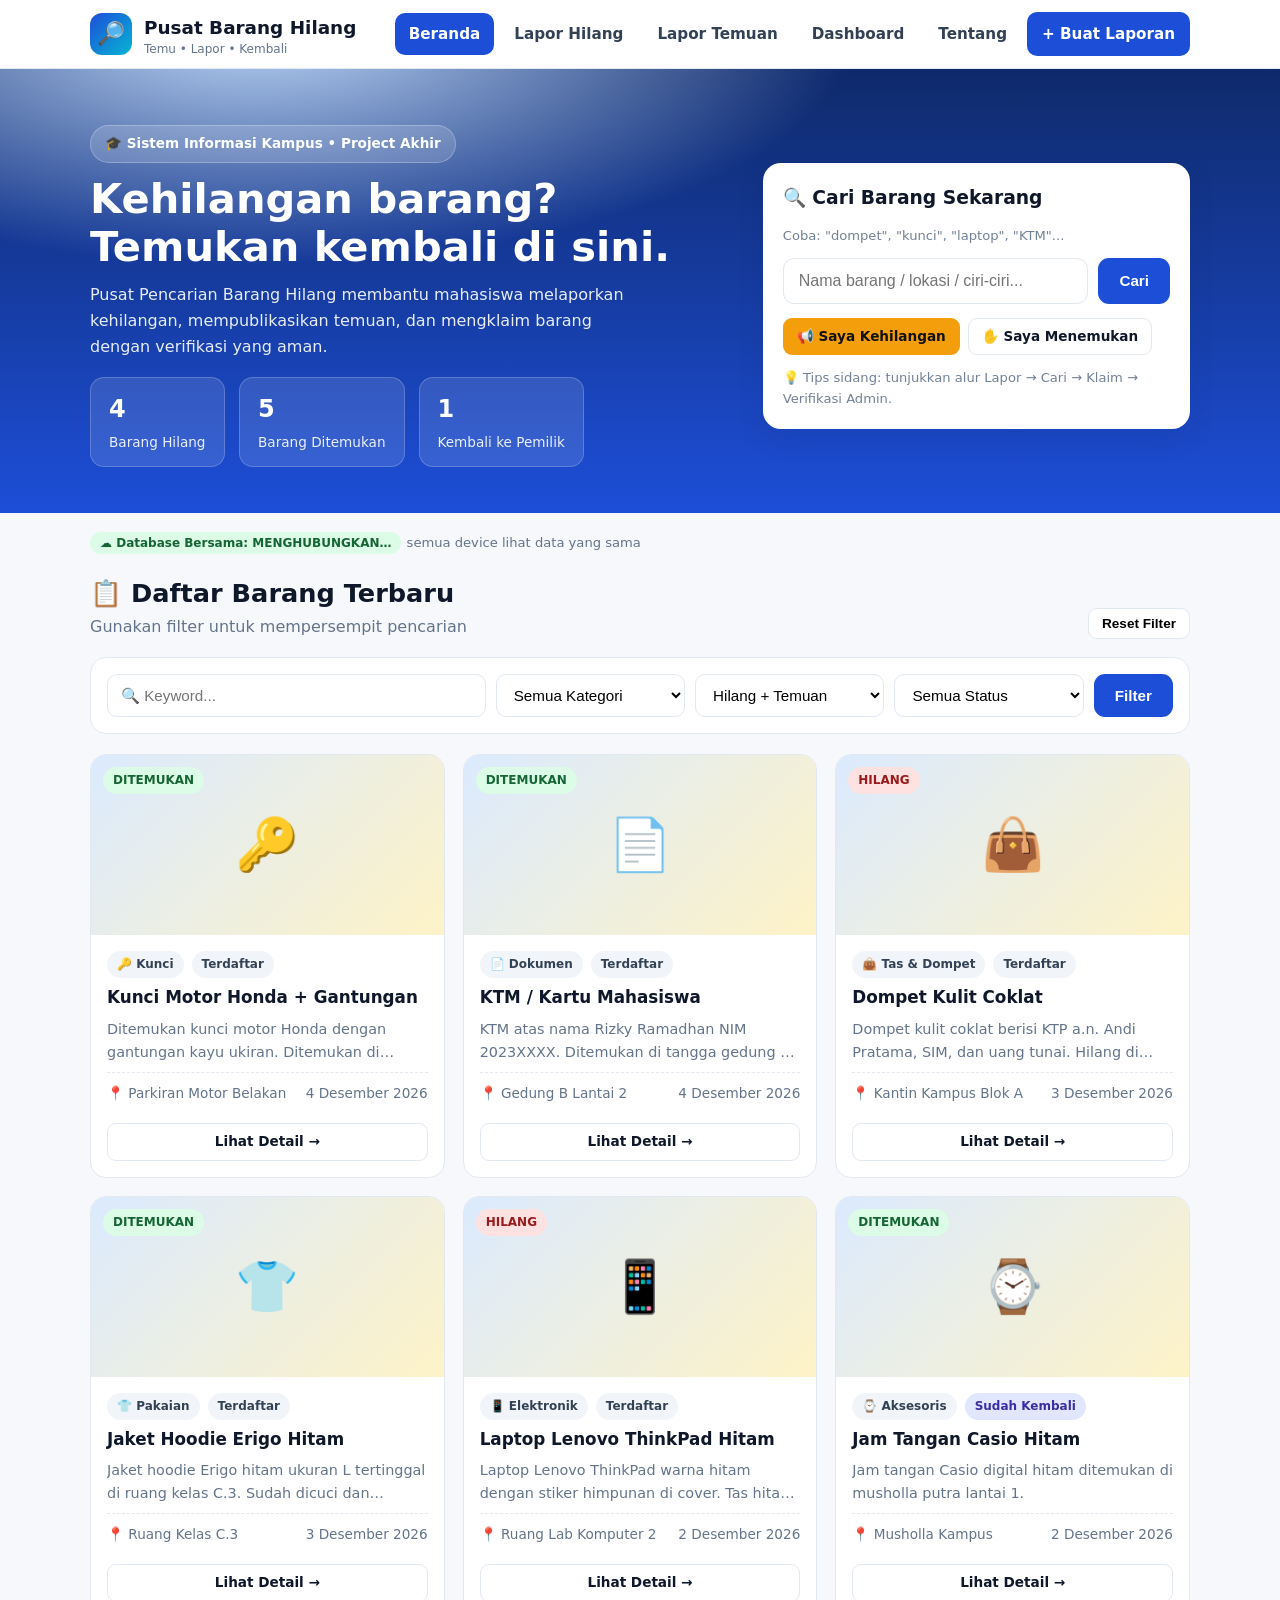
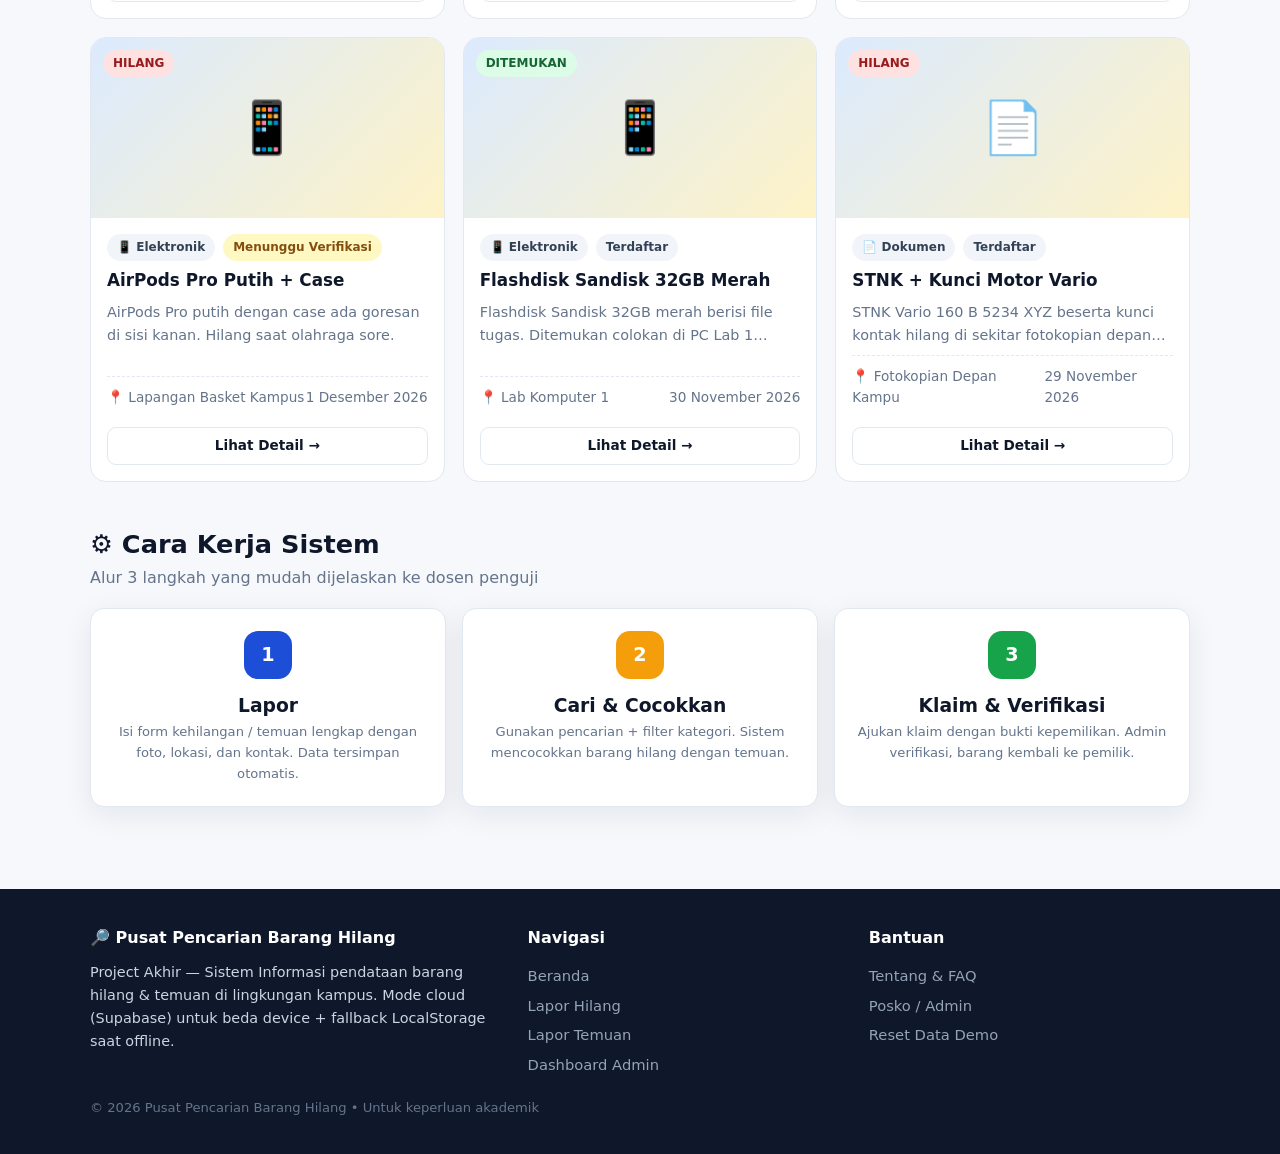
<file: index.html>
<!DOCTYPE html>
<html lang="id">
<head>
<meta charset="UTF-8">
<meta name="viewport" content="width=device-width, initial-scale=1.0">
<title>Pusat Pencarian Barang Hilang</title>
<meta name="description" content="Sistem informasi pusat pencarian barang hilang dan temuan kampus.">
<link rel="stylesheet" href="css/style.css">
</head>
<body>

<nav class="navbar">
  <div class="container nav-inner">
    <a class="brand" href="index.html"><span class="brand-mark">🔎</span><span>Pusat Barang Hilang<small>Temu • Lapor • Kembali</small></span></a>
    <button class="hamburger" id="hamburger">☰</button>
    <div class="nav-links" id="navLinks">
      <a href="index.html">Beranda</a>
      <a href="lapor-hilang.html">Lapor Hilang</a>
      <a href="lapor-temuan.html">Lapor Temuan</a>
      <a href="dashboard.html">Dashboard</a>
      <a href="tentang.html">Tentang</a>
      <a href="lapor-hilang.html" class="btn btn-primary btn-small" style="color:#fff">+ Buat Laporan</a>
    </div>
  </div>
</nav>

<header class="hero">
  <div class="container hero-grid">
    <div>
      <span class="badge-pill">🎓 Sistem Informasi Kampus • Project Akhir</span>
      <h1>Kehilangan barang?<br>Temukan kembali di sini.</h1>
      <p>Pusat Pencarian Barang Hilang membantu mahasiswa melaporkan kehilangan, mempublikasikan temuan, dan mengklaim barang dengan verifikasi yang aman.</p>
      <div class="hero-stats">
        <div class="hstat"><b id="stHilang">0</b><span>Barang Hilang</span></div>
        <div class="hstat"><b id="stTemuan">0</b><span>Barang Ditemukan</span></div>
        <div class="hstat"><b id="stKembali">0</b><span>Kembali ke Pemilik</span></div>
      </div>
    </div>
    <div class="search-card">
      <h3>🔍 Cari Barang Sekarang</h3>
      <p class="hint" style="margin-bottom:12px">Coba: "dompet", "kunci", "laptop", "KTM"...</p>
      <div class="search-row">
        <input id="heroSearch" placeholder="Nama barang / lokasi / ciri-ciri...">
        <button class="btn btn-primary" onclick="doHeroSearch()">Cari</button>
      </div>
      <div style="display:flex;gap:8px;margin-top:14px;flex-wrap:wrap">
        <a class="btn btn-accent btn-small" href="lapor-hilang.html">📢 Saya Kehilangan</a>
        <a class="btn btn-outline btn-small" href="lapor-temuan.html">✋ Saya Menemukan</a>
      </div>
      <p class="hint" style="margin-top:12px">💡 Tips sidang: tunjukkan alur Lapor → Cari → Klaim → Verifikasi Admin.</p>
    </div>
  </div>
</header>

<main class="container">
  <div id="cloudBadge" style="margin-top:16px"></div>
  <section class="section" style="padding-top:18px">
    <div class="section-title">
      <div><h2>📋 Daftar Barang Terbaru</h2><p>Gunakan filter untuk mempersempit pencarian</p></div>
      <button class="btn btn-outline btn-small" onclick="resetFilter()">Reset Filter</button>
    </div>

    <div class="filter-bar">
      <input id="fKeyword" placeholder="🔍 Keyword...">
      <select id="fKategori"><option value="">Semua Kategori</option></select>
      <select id="fTipe"><option value="">Hilang + Temuan</option><option value="hilang">Hilang saja</option><option value="temuan">Temuan saja</option></select>
      <select id="fStatus"><option value="">Semua Status</option><option value="aktif">Terdaftar</option><option value="menunggu">Menunggu Verifikasi</option><option value="kembali">Sudah Kembali</option></select>
      <button class="btn btn-primary" onclick="renderList()">Filter</button>
    </div>

    <div class="grid" id="listBarang"></div>
    <div id="emptyState" class="card empty" style="display:none;margin-top:16px">
      <div class="big">📭</div>
      <h3>Tidak ditemukan</h3>
      <p>Coba kata kunci lain atau buat laporan kehilangan baru.</p>
      <a class="btn btn-primary" href="lapor-hilang.html" style="margin-top:12px">Buat Laporan Hilang</a>
    </div>
  </section>

  <section class="section" style="padding-top:0">
    <div class="section-title"><div><h2>⚙️ Cara Kerja Sistem</h2><p>Alur 3 langkah yang mudah dijelaskan ke dosen penguji</p></div></div>
    <div class="steps">
      <div class="card step"><div class="num" style="background:#1d4ed8">1</div><h3>Lapor</h3><p class="hint">Isi form kehilangan / temuan lengkap dengan foto, lokasi, dan kontak. Data tersimpan otomatis.</p></div>
      <div class="card step"><div class="num" style="background:#f59e0b">2</div><h3>Cari & Cocokkan</h3><p class="hint">Gunakan pencarian + filter kategori. Sistem mencocokkan barang hilang dengan temuan.</p></div>
      <div class="card step"><div class="num" style="background:#16a34a">3</div><h3>Klaim & Verifikasi</h3><p class="hint">Ajukan klaim dengan bukti kepemilikan. Admin verifikasi, barang kembali ke pemilik.</p></div>
    </div>
  </section>
</main>

<footer>
  <div class="container foot-grid">
    <div><h4>🔎 Pusat Pencarian Barang Hilang</h4><p style="font-size:.9rem">Project Akhir — Sistem Informasi pendataan barang hilang & temuan di lingkungan kampus. Mode cloud (Supabase) untuk beda device + fallback LocalStorage saat offline.</p></div>
    <div><h4>Navigasi</h4><a href="index.html">Beranda</a><a href="lapor-hilang.html">Lapor Hilang</a><a href="lapor-temuan.html">Lapor Temuan</a><a href="dashboard.html">Dashboard Admin</a></div>
    <div><h4>Bantuan</h4><a href="tentang.html">Tentang & FAQ</a><a href="dashboard.html">Posko / Admin</a><a href="#" onclick="resetDemo();return false;">Reset Data Demo</a></div>
  </div>
  <div class="container" style="margin-top:18px;font-size:.82rem;color:#64748b">© 2026 Pusat Pencarian Barang Hilang • Untuk keperluan akademik</div>
</footer>

<script src="js/store.js"></script>
<script src="js/supabase-config.js"></script>
<script src="js/cloud.js"></script>
<script src="js/main.js"></script>
<script>
const fK = document.getElementById('fKeyword');
const fKat = document.getElementById('fKategori');
const fT = document.getElementById('fTipe');
const fS = document.getElementById('fStatus');

KATEGORI.forEach(k=>{ const o=document.createElement('option'); o.value=k; o.textContent=k; fKat.appendChild(o); });
[fK,fKat,fT,fS].forEach(el=> el.addEventListener('input', renderList));
document.getElementById('heroSearch').addEventListener('input', e=>{ fK.value=e.target.value; renderList(); });

function doHeroSearch(){
  fK.value = document.getElementById('heroSearch').value;
  renderList();
  document.getElementById('listBarang').scrollIntoView({behavior:'smooth'});
}
function resetFilter(){ fK.value='';fKat.value='';fT.value='';fS.value='';document.getElementById('heroSearch').value='';renderList(); }

let ALL_ITEMS = [];
try { ALL_ITEMS = getItems(); } catch(e){ ALL_ITEMS = []; }

function paintList(items){
  document.getElementById('stHilang').textContent = items.filter(i=>i.tipe==='hilang').length;
  document.getElementById('stTemuan').textContent = items.filter(i=>i.tipe==='temuan').length;
  document.getElementById('stKembali').textContent = items.filter(i=>i.status==='kembali').length;

  const kw = fK.value.toLowerCase().trim();
  const filtered = items.filter(it=>{
    if(fKat.value && it.kategori!==fKat.value) return false;
    if(fT.value && it.tipe!==fT.value) return false;
    if(fS.value && it.status!==fS.value) return false;
    if(kw){
      const hay = (it.nama+' '+(it.deskripsi||'')+' '+(it.lokasi||'')+' '+it.kategori+' '+it.id).toLowerCase();
      if(!hay.includes(kw)) return false;
    }
    return true;
  }).sort((a,b)=> (b.createdAt||0)-(a.createdAt||0));

  const wrap = document.getElementById('listBarang');
  wrap.innerHTML = filtered.map(cardHTML).join('');
  document.getElementById('emptyState').style.display = filtered.length? 'none':'block';
}

function renderList(){
  paintList(ALL_ITEMS);
  if(typeof renderCloudBadge==='function') renderCloudBadge('cloudBadge');
}

async function refreshFromCloud(){
  renderList();
  try{
    if(typeof getItemsAsync==='function'){
      const cloud = await getItemsAsync();
      if(Array.isArray(cloud) && cloud.length){
        ALL_ITEMS = cloud;
      } else if(Array.isArray(cloud)){
        // cloud kosong (database baru) → jangan timpa paksa, gabung dengan lokal bila lokal ada
        if(!ALL_ITEMS.length) ALL_ITEMS = cloud;
      }
      paintList(ALL_ITEMS);
      if(typeof renderCloudBadge==='function') renderCloudBadge('cloudBadge');
    }
  }catch(e){}
  const msg = sessionStorage.getItem('pbh_toast');
  if(msg){ toast(msg); sessionStorage.removeItem('pbh_toast'); }
}
refreshFromCloud();
// auto-refresh tiap 30 detik supaya device lain yang lapor langsung muncul
setInterval(()=>{ if(typeof isCloudEnabled==='function' && isCloudEnabled()) refreshFromCloud(); }, 30000);
</script>
</body>
</html>
</file>
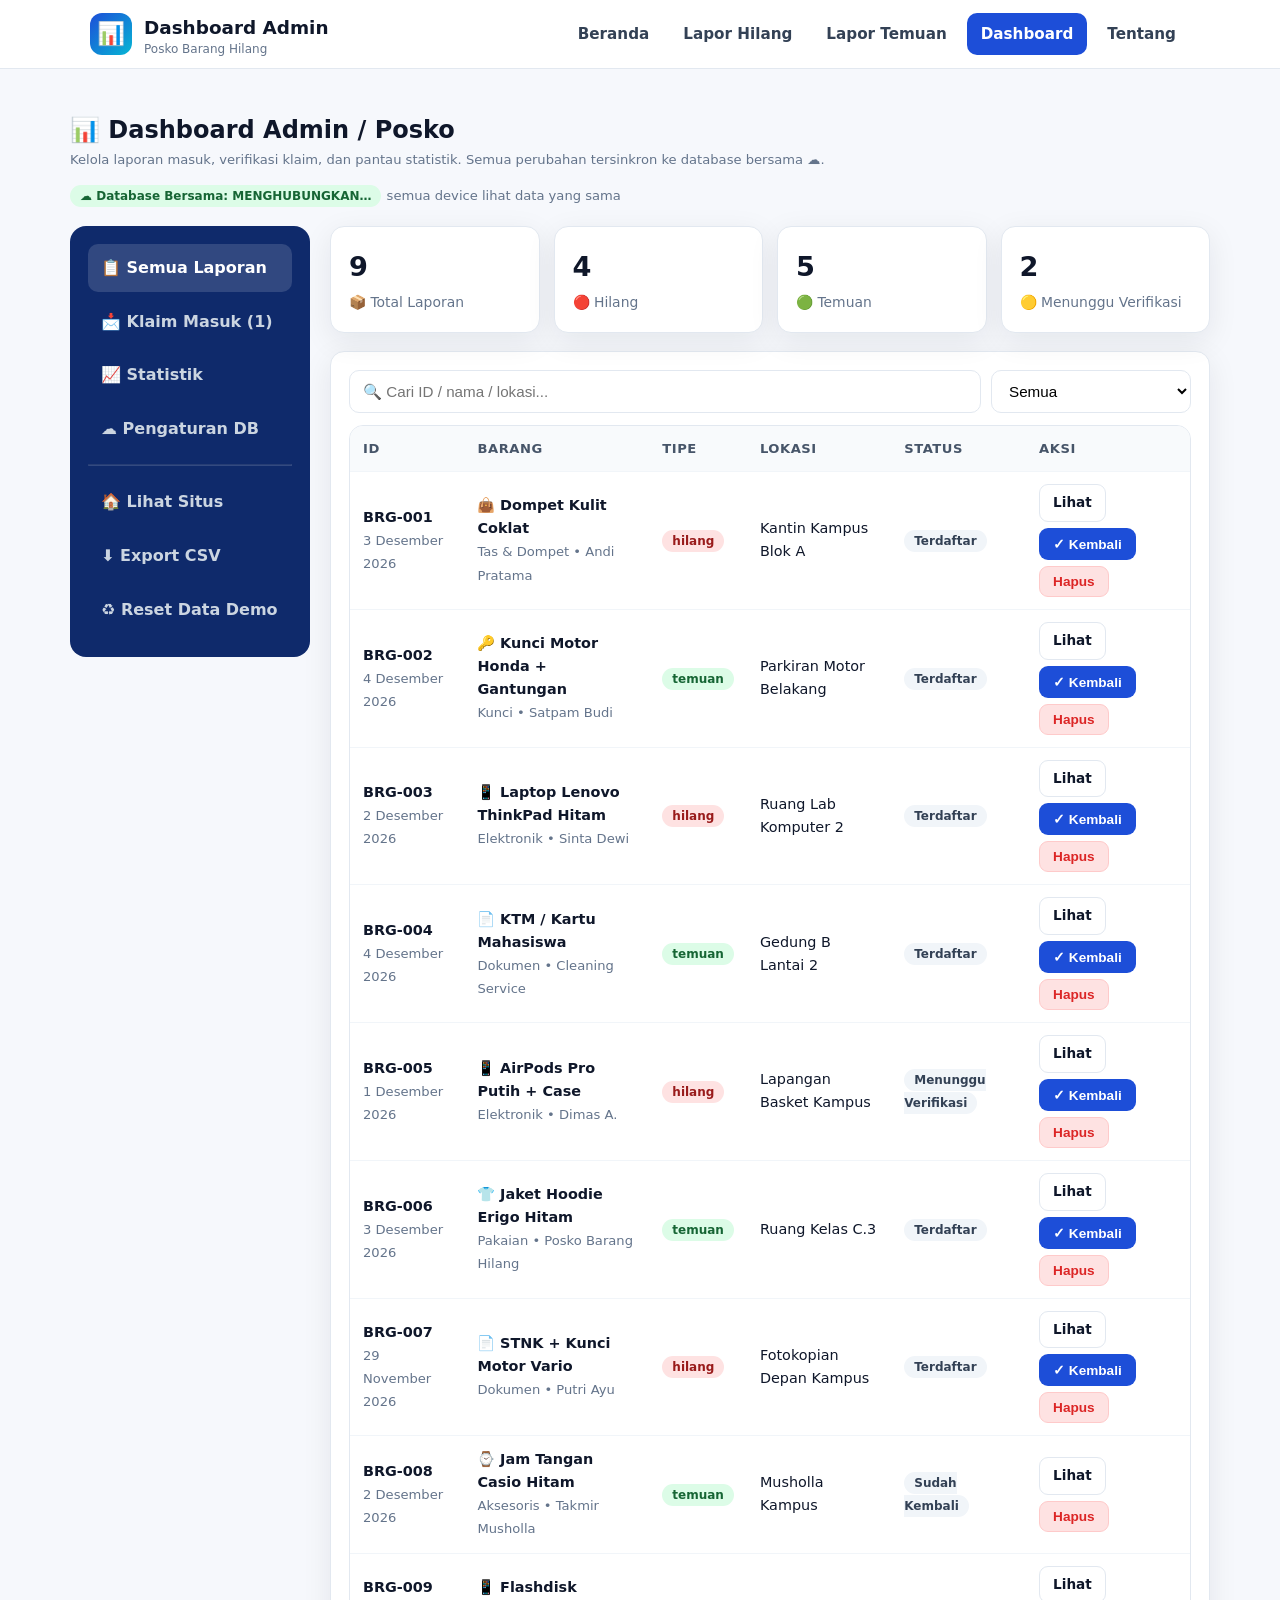
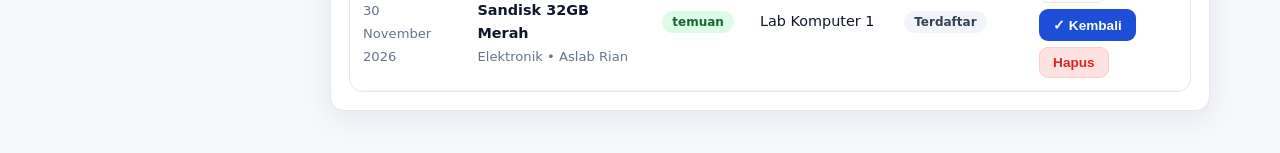
<file: dashboard.html>
<!DOCTYPE html>
<html lang="id">
<head>
<meta charset="UTF-8"><meta name="viewport" content="width=device-width, initial-scale=1.0">
<title>Dashboard Admin - Pusat Barang Hilang</title>
<link rel="stylesheet" href="css/style.css">
</head>
<body>
<nav class="navbar"><div class="container nav-inner">
<a class="brand" href="index.html"><span class="brand-mark">📊</span><span>Dashboard Admin<small>Posko Barang Hilang</small></span></a>
<button class="hamburger" id="hamburger">☰</button>
<div class="nav-links" id="navLinks"><a href="index.html">Beranda</a><a href="lapor-hilang.html">Lapor Hilang</a><a href="lapor-temuan.html">Lapor Temuan</a><a href="dashboard.html">Dashboard</a><a href="tentang.html">Tentang</a></div>
</div></nav>

<main class="container section">
<h2>📊 Dashboard Admin / Posko</h2>
<p class="hint" style="margin-bottom:12px">Kelola laporan masuk, verifikasi klaim, dan pantau statistik. Semua perubahan tersinkron ke database bersama ☁️.</p>
<div id="cloudBadge" style="margin-bottom:18px"></div>
<div class="dash">
  <aside class="side">
    <a href="#" class="active" onclick="showTab('laporan',this);return false;">📋 Semua Laporan</a>
    <a href="#" onclick="showTab('klaim',this);return false;">📩 Klaim Masuk <span id="badgeKlaim"></span></a>
    <a href="#" onclick="showTab('statistik',this);return false;">📈 Statistik</a>
    <a href="#" onclick="showTab('pengaturan',this);return false;">☁️ Pengaturan DB</a>
    <hr style="border-color:rgba(255,255,255,.15);margin:12px 0">
    <a href="index.html">🏠 Lihat Situs</a>
    <a href="#" onclick="exportCSV();return false;">⬇ Export CSV</a>
    <a href="#" onclick="if(confirm('Reset ke data demo awal?')){resetDemo();location.reload();}return false;">♻ Reset Data Demo</a>
  </aside>

  <div>
    <div class="stat-grid">
      <div class="card stat"><b id="sTotal">0</b><span>📦 Total Laporan</span></div>
      <div class="card stat"><b id="sHilang">0</b><span>🔴 Hilang</span></div>
      <div class="card stat"><b id="sTemuan">0</b><span>🟢 Temuan</span></div>
      <div class="card stat"><b id="sTunggu">0</b><span>🟡 Menunggu Verifikasi</span></div>
    </div>

    <div id="tab-laporan" class="card" style="padding:18px">
      <div style="display:flex;gap:10px;margin-bottom:12px;flex-wrap:wrap">
        <input id="q" class="form-control" style="flex:1;min-width:200px" placeholder="🔍 Cari ID / nama / lokasi..." oninput="renderTable()">
        <select id="qf" class="form-control" style="max-width:200px" onchange="renderTable()">
          <option value="">Semua</option><option value="hilang">Hilang</option><option value="temuan">Temuan</option>
          <option value="aktif">Aktif</option><option value="menunggu">Menunggu</option><option value="kembali">Kembali</option>
        </select>
      </div>
      <div class="table-wrap"><table>
        <thead><tr><th>ID</th><th>Barang</th><th>Tipe</th><th>Lokasi</th><th>Status</th><th>Aksi</th></tr></thead>
        <tbody id="tbody"></tbody>
      </table></div>
    </div>

    <div id="tab-klaim" class="card" style="padding:18px;display:none">
      <h3>📩 Verifikasi Klaim</h3>
      <p class="hint">Setujui jika bukti valid → status barang otomatis jadi "Sudah Kembali".</p>
      <div id="claimWrap" style="margin-top:12px"></div>
    </div>

    <div id="tab-statistik" class="card" style="padding:18px;display:none">
      <h3>📈 Statistik per Kategori</h3>
      <div class="chart" id="chart"></div>
      <div class="bar-labels" id="chartLabels"></div>
      <div id="statDetail" style="margin-top:16px"></div>
    </div>

    <div id="tab-pengaturan" class="card" style="padding:22px;display:none">
      <h3>☁️ Pengaturan Database Bersama</h3>
      <p class="hint" style="margin:6px 0 14px">Agar riwayat barang terlihat di <b>semua device</b> (HP, laptop, posko), hubungkan ke Supabase gratis. Panduan lengkap: <code>PANDUAN-DATABASE.md</code> + jalankan <code>supabase-schema.sql</code> sekali di Supabase.</p>
      <div id="dbStatus" style="margin-bottom:14px"></div>
      <div class="form-group" style="margin-bottom:10px"><label>Supabase Project URL</label><input class="form-control" id="sbUrl" placeholder="https://xyzcompany.supabase.co"></div>
      <div class="form-group" style="margin-bottom:10px"><label>Supabase Anon Public Key</label><input class="form-control" id="sbKey" placeholder="eyJhbGciOi..."></div>
      <div style="display:flex;gap:8px;flex-wrap:wrap;margin-top:12px">
        <button class="btn btn-primary btn-small" onclick="saveDb()">💾 Simpan & Hubungkan</button>
        <button class="btn btn-outline btn-small" onclick="testDb()">🔌 Tes Koneksi</button>
        <button class="btn btn-accent btn-small" onclick="migrateDb()">⬆ Migrasi Data Lokal → Cloud</button>
        <button class="btn btn-outline btn-small" onclick="reloadCloud()">🔄 Muat Ulang dari Cloud</button>
        <button class="btn btn-danger btn-small" onclick="disconnectDb()">📴 Putuskan</button>
      </div>
      <div id="migrateLog" class="hint" style="margin-top:12px"></div>
      <div class="alert alert-info" style="margin-top:14px">💡 <b>Cara permanen (recommended):</b> isi juga <code>js/supabase-config.js</code> dengan URL + KEY yang sama, lalu upload/hosting. Maka semua device otomatis terhubung tanpa setting manual.<br><br>1. supabase.com → New Project (free) &nbsp;2. SQL Editor → paste <code>supabase-schema.sql</code> → Run &nbsp;3. Settings → API → copy URL + anon key → paste di atas → Simpan → Migrasi.</div>
    </div>
  </div>
</div>
</main>

<script src="js/store.js"></script>
<script src="js/supabase-config.js"></script>
<script src="js/cloud.js"></script>
<script src="js/main.js"></script>
<script>
let ALL_ITEMS = [];
let ALL_CLAIMS = [];
function showTab(name, el){
  ['laporan','klaim','statistik','pengaturan'].forEach(t=>{ const d=document.getElementById('tab-'+t); if(d) d.style.display = t===name?'block':'none'; });
  document.querySelectorAll('.side a').forEach(a=>a.classList.remove('active'));
  if(el) el.classList.add('active');
  if(name==='statistik') renderChart();
  if(name==='klaim') renderClaims();
  if(name==='pengaturan') renderDbStatus();
}
async function loadAll(silent){
  if(!silent){ document.getElementById('tbody').innerHTML = `<tr><td colspan="6" style="text-align:center">⏳ Memuat dari database...</td></tr>`; }
  try{
    if(typeof getItemsAsync==='function') ALL_ITEMS = await getItemsAsync();
    else ALL_ITEMS = getItems();
  }catch(e){ ALL_ITEMS = getItems(); }
  try{
    if(typeof getClaimsAsync==='function') ALL_CLAIMS = await getClaimsAsync();
    else ALL_CLAIMS = getClaims();
  }catch(e){ ALL_CLAIMS = getClaims(); }
  refreshStats(); renderTable(); renderClaims();
  if(typeof renderCloudBadge==='function') renderCloudBadge('cloudBadge');
  renderDbStatus();
}
function refreshStats(){
  const items=ALL_ITEMS, claims=ALL_CLAIMS;
  document.getElementById('sTotal').textContent=items.length;
  document.getElementById('sHilang').textContent=items.filter(i=>i.tipe==='hilang').length;
  document.getElementById('sTemuan').textContent=items.filter(i=>i.tipe==='temuan').length;
  document.getElementById('sTunggu').textContent=items.filter(i=>i.status==='menunggu').length + claims.filter(c=>c.status==='menunggu').length;
  const pending=claims.filter(c=>c.status==='menunggu').length;
  document.getElementById('badgeKlaim').textContent = pending?`(${pending})`:'';
}
function renderTable(){
  refreshStats();
  const q=document.getElementById('q').value.toLowerCase();
  const f=document.getElementById('qf').value;
  const rows=ALL_ITEMS.filter(it=>{
    if(f && it.tipe!==f && it.status!==f) return false;
    if(q && !(it.id+' '+it.nama+' '+(it.lokasi||'')+' '+it.kategori).toLowerCase().includes(q)) return false;
    return true;
  });
  const esc = s => String(s).replace(/'/g,"\\'");
  document.getElementById('tbody').innerHTML = rows.map(it=>`<tr>
    <td><b>${escapeHtml(it.id)}</b><br><span class="hint">${fmtTanggal(it.tanggal)}</span></td>
    <td>${iconFor(it.kategori)} <b>${escapeHtml(it.nama)}</b><br><span class="hint">${escapeHtml(it.kategori)} • ${escapeHtml(it.pelapor)}</span></td>
    <td><span class="tag ${it.tipe==='hilang'?'tag-hilang':'tag-temuan'}">${it.tipe}</span></td>
    <td>${escapeHtml(it.lokasi)}</td>
    <td><span class="tag tag-kat">${statusLabel(it.status)}</span></td>
    <td><div class="actions">
      <a class="btn btn-outline btn-small" href="detail.html?id=${encodeURIComponent(it.id)}">Lihat</a>
      ${it.status!=='kembali'?`<button class="btn btn-primary btn-small" onclick="setBack('${esc(it.id)}')">✓ Kembali</button>`:''}
      <button class="btn btn-danger btn-small" onclick="delItem('${esc(it.id)}')">Hapus</button>
    </div></td></tr>`).join('') || `<tr><td colspan="6" style="text-align:center;color:var(--muted)">Tidak ada data</td></tr>`;
}
async function setBack(id){ if(typeof updateItemAsync==='function') await updateItemAsync(id,{status:'kembali'}); else updateItem(id,{status:'kembali'}); await loadAll(true); toast('✅ '+id+' ditandai kembali'); }
async function delItem(id){ if(!confirm('Hapus '+id+' dari SEMUA device?')) return; if(typeof deleteItemAsync==='function') await deleteItemAsync(id); else deleteItem(id); await loadAll(true); toast('Dihapus'); }
function renderClaims(){
  refreshStats();
  const list=ALL_CLAIMS;
  const w=document.getElementById('claimWrap');
  if(!list.length){ w.innerHTML=`<p class="hint">Belum ada klaim masuk.</p>`; return; }
  w.innerHTML=list.map(c=>{
    const it=ALL_ITEMS.find(x=>x.id===c.itemId);
    return `<div style="border:1px solid var(--border);border-radius:12px;padding:14px;margin-bottom:10px">
    <b>${escapeHtml(c.id)}</b> → <a href="detail.html?id=${encodeURIComponent(c.itemId)}" style="color:var(--primary);font-weight:700">${escapeHtml(it?it.nama:c.itemId)}</a>
    <span class="tag tag-kat" style="margin-left:8px">${escapeHtml(c.status)}</span>
    <div class="hint" style="margin:8px 0">👤 ${escapeHtml(c.nama)} • 📞 ${escapeHtml(c.kontak)} • ${fmtTanggal(c.tanggal)}<br>🧾 Bukti: ${escapeHtml(c.bukti)}<br>💬 ${escapeHtml(c.pesan||'-')}</div>
    ${c.status==='menunggu'?`<div class="actions"><button class="btn btn-primary btn-small" onclick="verif('${c.id}','disetujui')">✓ Setujui</button><button class="btn btn-danger btn-small" onclick="verif('${c.id}','ditolak')">✕ Tolak</button></div>`:''}
    </div>`;
  }).join('');
}
async function verif(id,st){ if(typeof updateClaimAsync==='function') await updateClaimAsync(id,st); else updateClaim(id,st); await loadAll(true); toast(st==='disetujui'?'✅ Klaim disetujui':'Klaim ditolak'); }
function renderChart(){
  const items=ALL_ITEMS;
  const counts=KATEGORI.map(k=>items.filter(i=>i.kategori===k).length);
  const max=Math.max(...counts,1);
  document.getElementById('chart').innerHTML=counts.map(c=>`<div class="bar" style="height:${Math.max(12,c/max*120)}px"><span>${c}</span></div>`).join('');
  document.getElementById('chartLabels').innerHTML=KATEGORI.map(k=>`<div>${iconFor(k)}<br>${k.split(' ')[0]}</div>`).join('');
  const kembali=items.filter(i=>i.status==='kembali').length;
  const rate=items.length?Math.round(kembali/items.length*100):0;
  document.getElementById('statDetail').innerHTML=`<div class="alert alert-success">🎯 Tingkat pengembalian: <b>${rate}%</b> (${kembali} dari ${items.length} laporan sudah kembali). Bagus untuk ditampilkan saat sidang!</div>`;
}
function exportCSV(){
  const items=ALL_ITEMS;
  const head='id,tipe,nama,kategori,lokasi,tanggal,pelapor,kontak,status\n';
  const body=items.map(i=>[i.id,i.tipe,'"'+String(i.nama).replace(/"/g,'""')+'"','"'+i.kategori+'"','"'+String(i.lokasi).replace(/"/g,'""')+'"',i.tanggal,'"'+i.pelapor+'"',i.kontak,i.status].join(',')).join('\n');
  const blob=new Blob([head+body],{type:'text/csv'});
  const a=document.createElement('a'); a.href=URL.createObjectURL(blob); a.download='laporan-barang-hilang.csv'; a.click();
  toast('⬇ CSV terunduh');
}
// ---- Pengaturan DB ----
function fillDbForm(){
  try{
    const c = (typeof getSupabaseConfig==='function') ? getSupabaseConfig() : {url:'',key:''};
    document.getElementById('sbUrl').value = c.url || '';
    // jangan timpa key dari file config ke input jika file config yang aktif (biar tidak bocor via screenshot)? tetap tampilkan agar bisa dicopy ke device lain
    document.getElementById('sbKey').value = c.key || '';
  }catch(e){}
}
function renderDbStatus(){
  fillDbForm();
  const el=document.getElementById('dbStatus'); if(!el) return;
  const on = (typeof isCloudEnabled==='function') && isCloudEnabled();
  if(on) el.innerHTML=`<div class="alert alert-success">☁️ <b>TERHUBUNG</b> ke database bersama — laporan dari HP/laptop lain akan muncul otomatis. Mode: <b>${window.PBH_CLOUD_MODE||'cloud'}</b>${window.PBH_CLOUD_ERROR?'<br>⚠️ '+escapeHtml(window.PBH_CLOUD_ERROR):''}</div>`;
  else el.innerHTML=`<div class="alert alert-info">📴 <b>MODE LOKAL</b> — data hanya tersimpan di browser ini. Isi URL + KEY Supabase di bawah lalu Simpan agar beda device sinkron.</div>`;
}
async function saveDb(){
  const url=document.getElementById('sbUrl').value.trim();
  const key=document.getElementById('sbKey').value.trim();
  if(!url||!key){ toast('Isi URL dan KEY dulu!'); return; }
  saveSupabaseConfig(url,key);
  toast('⏳ Menghubungkan...');
  try{ await testConnection(); toast('✅ Terhubung ke database bersama!'); }
  catch(e){ toast('⚠️ Gagal: '+e.message); renderDbStatus(); return; }
  await loadAll(true);
}
async function testDb(){
  try{ await testConnection(); toast('✅ Koneksi OK — tabel terbaca'); }
  catch(e){ toast('❌ '+e.message); }
}
async function migrateDb(){
  if(!(typeof isCloudEnabled==='function'&&isCloudEnabled())){ toast('Hubungkan database dulu!'); return; }
  if(!confirm('Upload semua data lokal ke cloud? (data yang sudah ada tidak duplikat)')) return;
  const log=document.getElementById('migrateLog');
  log.textContent='⏳ Mengunggah...';
  try{
    const r=await migrateLocalToCloud((d,t,m)=>{ log.textContent=`⏳ ${d}/${t} ... ${m||''}`; });
    log.textContent=`✅ Selesai: ${r.items} barang + ${r.claims} klaim terupload. Cek dari HP lain!`;
    toast('✅ Migrasi selesai');
    await loadAll(true);
  }catch(e){ log.textContent='❌ '+e.message; toast('Gagal migrasi: '+e.message); }
}
async function reloadCloud(){ await loadAll(false); toast('🔄 Data dimuat ulang dari cloud'); }
function disconnectDb(){ if(!confirm('Putus dari database bersama? (data cloud tidak dihapus, hanya device ini kembali lokal)')) return; clearSupabaseConfig(); window.PBH_CLOUD_MODE='local'; renderDbStatus(); if(typeof renderCloudBadge==='function') renderCloudBadge('cloudBadge'); toast('📴 Kembali ke mode lokal'); }
loadAll(false);
if(location.hash==='#pengaturan'){ showTab('pengaturan', document.querySelector('.side a:nth-child(4)')); }
setInterval(()=>{ if(typeof isCloudEnabled==='function'&&isCloudEnabled()) loadAll(true); }, 30000);
</script>
</body>
</html>
</file>
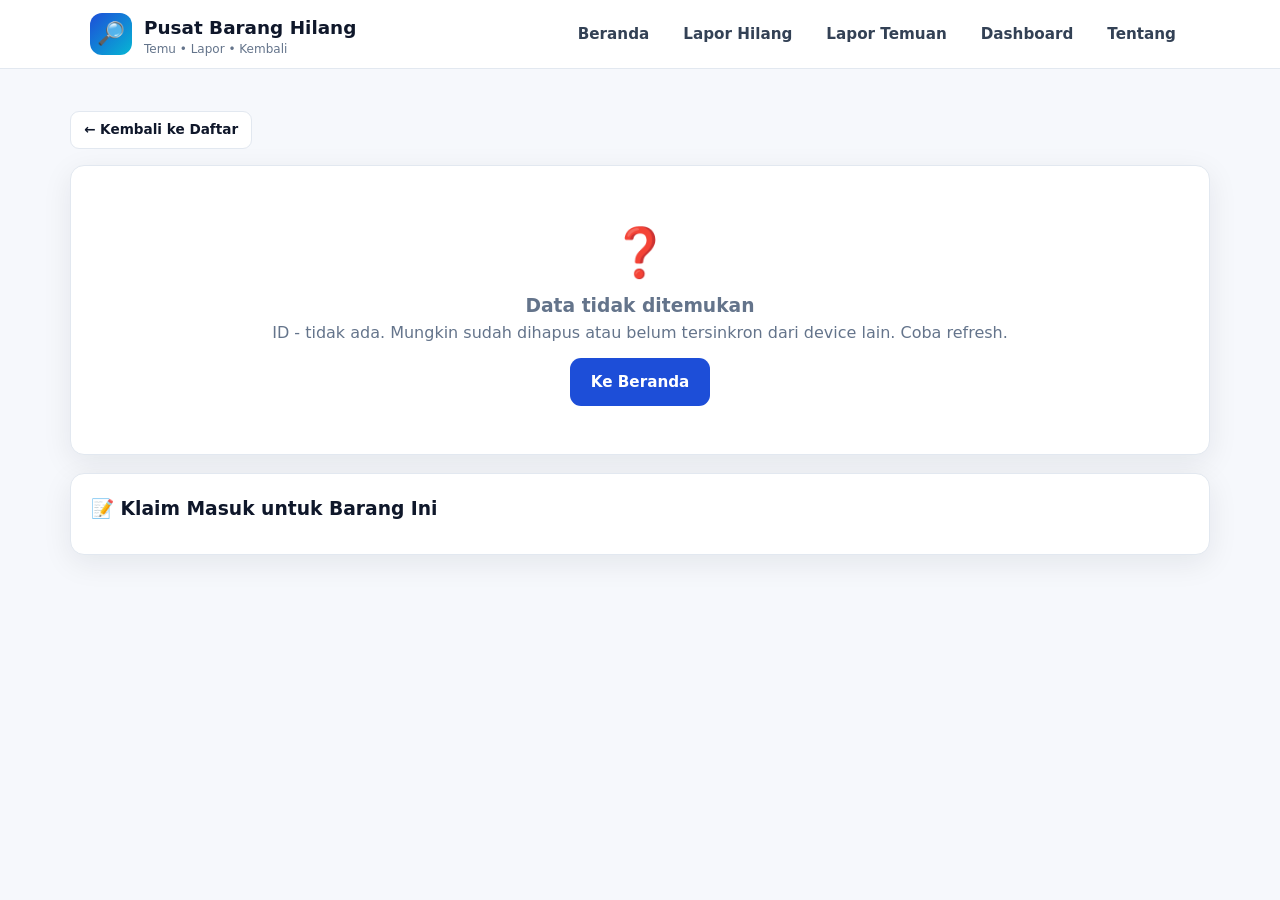
<file: detail.html>
<!DOCTYPE html>
<html lang="id">
<head>
<meta charset="UTF-8"><meta name="viewport" content="width=device-width, initial-scale=1.0">
<title>Detail Barang</title>
<link rel="stylesheet" href="css/style.css">
</head>
<body>
<nav class="navbar"><div class="container nav-inner">
<a class="brand" href="index.html"><span class="brand-mark">🔎</span><span>Pusat Barang Hilang<small>Temu • Lapor • Kembali</small></span></a>
<button class="hamburger" id="hamburger">☰</button>
<div class="nav-links" id="navLinks"><a href="index.html">Beranda</a><a href="lapor-hilang.html">Lapor Hilang</a><a href="lapor-temuan.html">Lapor Temuan</a><a href="dashboard.html">Dashboard</a><a href="tentang.html">Tentang</a></div>
</div></nav>

<main class="container section">
<a href="index.html" class="btn btn-outline btn-small">← Kembali ke Daftar</a>
<div id="detailWrap" style="margin-top:16px"></div>

<div class="card" style="margin-top:18px;padding:20px">
  <h3>📝 Klaim Masuk untuk Barang Ini</h3>
  <div id="claimList" style="margin-top:10px"></div>
</div>
</main>

<div class="modal-back" id="modalKlaim">
  <div class="modal">
    <h3>📩 Form Klaim Barang</h3>
    <p class="hint">Buktikan bahwa barang ini milik Anda. Klaim akan diverifikasi admin/posko.</p>
    <form id="formKlaim" style="margin-top:12px;display:flex;flex-direction:column;gap:12px">
      <div class="form-group"><label>Nama Lengkap *</label><input class="form-control" id="kNama" required></div>
      <div class="form-group"><label>No. HP / WA *</label><input class="form-control" id="kKontak" required></div>
      <div class="form-group"><label>Bukti Kepemilikan *</label><input class="form-control" id="kBukti" required placeholder="cth: Foto nota, dus, ciri khusus..."></div>
      <div class="form-group"><label>Pesan Tambahan</label><textarea class="form-control" id="kPesan" placeholder="Ceritakan kapan & di mana hilangnya..."></textarea></div>
      <div style="display:flex;gap:10px">
        <button type="submit" class="btn btn-primary" style="flex:1;justify-content:center">Kirim Klaim</button>
        <button type="button" class="btn btn-outline" onclick="closeModal()">Batal</button>
      </div>
    </form>
  </div>
</div>

<script src="js/store.js"></script>
<script src="js/supabase-config.js"></script>
<script src="js/cloud.js"></script>
<script src="js/main.js"></script>
<script>
const params = new URLSearchParams(location.search);
const id = params.get('id');
const wrap = document.getElementById('detailWrap');
wrap.innerHTML = `<div class="card empty"><div class="big">⏳</div><p>Memuat data...</p></div>`;

let item = null;
let allClaimsCache = [];

async function initDetail(){
  try{
    let items = [];
    if(typeof getItemsAsync==='function') items = await getItemsAsync();
    else items = getItems();
    item = items.find(x=>x.id===id);
    if(!item) item = getItemById(id);
  }catch(e){ item = getItemById(id); }

  if(!item){
    wrap.innerHTML = `<div class="card empty"><div class="big">❓</div><h3>Data tidak ditemukan</h3><p>ID ${escapeHtml(id||'-')} tidak ada. Mungkin sudah dihapus atau belum tersinkron dari device lain. Coba refresh.</p><a class="btn btn-primary" href="index.html" style="margin-top:12px">Ke Beranda</a></div>`;
    return;
  }
  const tipeTxt = item.tipe==='hilang' ? 'BARANG HILANG' : 'BARANG DITEMUKAN';
  const tipeCls = item.tipe==='hilang' ? 'tag-hilang' : 'tag-temuan';
  const imgHtml = item.foto ? `<img src="${item.foto}">` : `<span>${iconFor(item.kategori)}</span>`;
  const bisaKlaim = item.status!=='kembali';
  wrap.innerHTML = `
  <div class="detail-grid">
    <div class="detail-img">${imgHtml}</div>
    <div class="card detail-info">
      <span class="tag ${tipeCls}">${tipeTxt}</span>
      <span class="tag tag-kat">${statusLabel(item.status)}</span>
      <h2 style="margin:12px 0 6px">${escapeHtml(item.nama)}</h2>
      <p class="hint">${escapeHtml(item.id)} • ${iconFor(item.kategori)} ${escapeHtml(item.kategori)}</p>
      <div style="margin-top:12px">
        <div class="kv"><b>Deskripsi</b><span>${escapeHtml(item.deskripsi)}</span></div>
        <div class="kv"><b>Lokasi</b><span>📍 ${escapeHtml(item.lokasi)}</span></div>
        <div class="kv"><b>Tanggal</b><span>📅 ${fmtTanggal(item.tanggal)}</span></div>
        <div class="kv"><b>Pelapor</b><span>👤 ${escapeHtml(item.pelapor)}</span></div>
        <div class="kv"><b>Kontak</b><span>📞 ${escapeHtml(item.kontak)}</span></div>
      </div>
      <div style="display:flex;gap:10px;margin-top:18px;flex-wrap:wrap">
        ${bisaKlaim?`<button class="btn btn-primary" onclick="openModal()">📩 Klaim Barang Ini</button>`:`<span class="tag tag-kembali">✅ Sudah kembali ke pemilik</span>`}
        <a class="btn btn-outline" target="_blank" href="https://wa.me/?text=${encodeURIComponent('Info barang: '+item.nama+' ('+item.id+') di Pusat Barang Hilang')}">↗ Bagikan WA</a>
      </div>
    </div>
  </div>`;
  await renderClaims();
}
async function renderClaims(){
  try{
    if(typeof getClaimsAsync==='function') allClaimsCache = await getClaimsAsync();
    else allClaimsCache = getClaims();
  }catch(e){ allClaimsCache = getClaims(); }
  const all = allClaimsCache.filter(c=>c.itemId===id);
  const el = document.getElementById('claimList');
  if(!all.length){ el.innerHTML = `<p class="hint">Belum ada klaim. Jadilah yang pertama jika ini milik Anda.</p>`; return; }
  el.innerHTML = all.map(c=>`<div style="border:1px solid var(--border);border-radius:10px;padding:12px;margin-bottom:8px"><b>${escapeHtml(c.nama)}</b> <span class="tag tag-kat">${escapeHtml(c.status)}</span><br><span class="hint">📞 ${escapeHtml(c.kontak)} • ${fmtTanggal(c.tanggal)}<br>🧾 ${escapeHtml(c.bukti)}<br>💬 ${escapeHtml(c.pesan||'-')}</span></div>`).join('');
}
function openModal(){ document.getElementById('modalKlaim').classList.add('show'); }
function closeModal(){ document.getElementById('modalKlaim').classList.remove('show'); }
document.getElementById('modalKlaim').addEventListener('click', e=>{ if(e.target.id==='modalKlaim') closeModal(); });
document.getElementById('formKlaim').addEventListener('submit', async e=>{
  e.preventDefault();
  const nama=document.getElementById('kNama').value.trim();
  const kontak=document.getElementById('kKontak').value.trim();
  const bukti=document.getElementById('kBukti').value.trim();
  const pesan=document.getElementById('kPesan').value.trim();
  if(!nama||!kontak||!bukti){ toast('Lengkapi nama, kontak, dan bukti!'); return; }
  const btn=e.target.querySelector('button[type="submit"]');
  btn.disabled=true; btn.textContent='⏳ Mengirim...';
  try{
    if(typeof addClaimAsync==='function') await addClaimAsync({itemId:id,nama,kontak,bukti,pesan});
    else addClaim({itemId:id,nama,kontak,bukti,pesan});
    closeModal(); toast('✅ Klaim terkirim, menunggu verifikasi admin');
    setTimeout(()=>location.reload(),800);
  }catch(err){ toast('Gagal: '+err.message); btn.disabled=false; btn.textContent='Kirim Klaim'; }
});
initDetail();
</script>
</body>
</html>
</file>
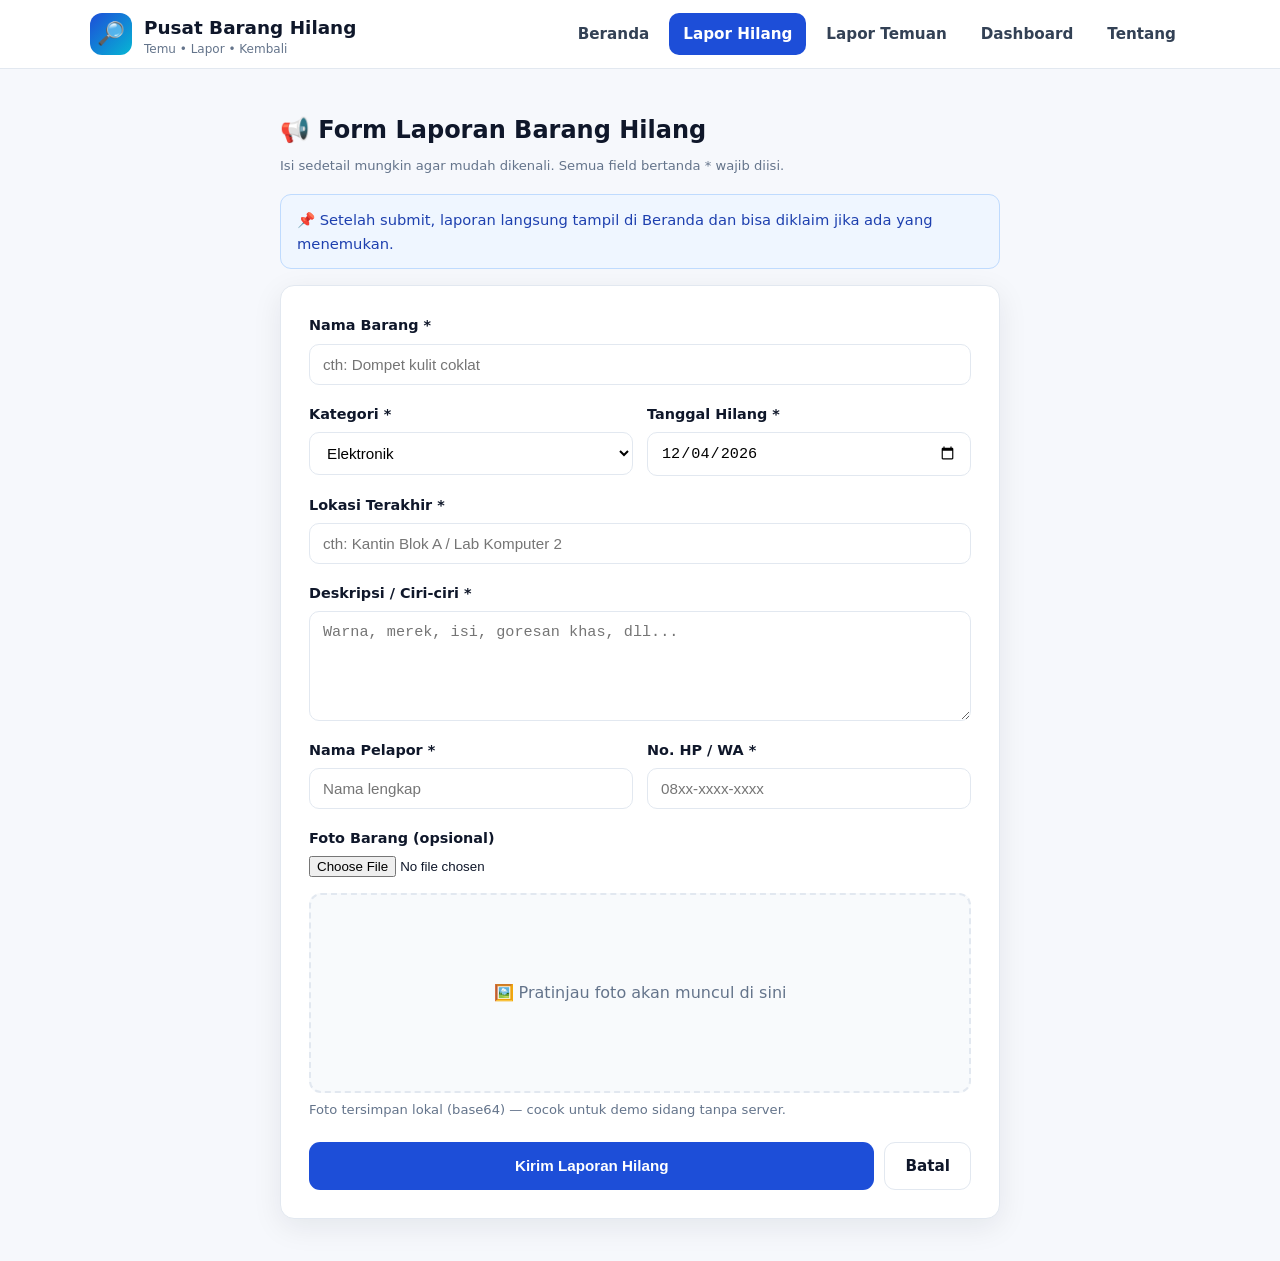
<file: lapor-hilang.html>
<!DOCTYPE html>
<html lang="id">
<head>
<meta charset="UTF-8"><meta name="viewport" content="width=device-width, initial-scale=1.0">
<title>Lapor Barang Hilang</title>
<link rel="stylesheet" href="css/style.css">
</head>
<body>
<nav class="navbar"><div class="container nav-inner">
<a class="brand" href="index.html"><span class="brand-mark">🔎</span><span>Pusat Barang Hilang<small>Temu • Lapor • Kembali</small></span></a>
<button class="hamburger" id="hamburger">☰</button>
<div class="nav-links" id="navLinks"><a href="index.html">Beranda</a><a href="lapor-hilang.html">Lapor Hilang</a><a href="lapor-temuan.html">Lapor Temuan</a><a href="dashboard.html">Dashboard</a><a href="tentang.html">Tentang</a></div>
</div></nav>

<main class="container section">
<div class="form-wrap">
  <h2>📢 Form Laporan Barang Hilang</h2>
  <p class="hint" style="margin:6px 0 18px">Isi sedetail mungkin agar mudah dikenali. Semua field bertanda * wajib diisi.</p>
  <div class="alert alert-info">📌 Setelah submit, laporan langsung tampil di Beranda dan bisa diklaim jika ada yang menemukan.</div>
  <form id="formHilang" class="card form-card">
    <div class="form-grid">
      <div class="form-group full"><label>Nama Barang *</label><input class="form-control" id="nama" required placeholder="cth: Dompet kulit coklat"></div>
      <div class="form-group"><label>Kategori *</label><select class="form-control" id="kategori" required></select></div>
      <div class="form-group"><label>Tanggal Hilang *</label><input class="form-control" type="date" id="tanggal" required></div>
      <div class="form-group full"><label>Lokasi Terakhir *</label><input class="form-control" id="lokasi" required placeholder="cth: Kantin Blok A / Lab Komputer 2"></div>
      <div class="form-group full"><label>Deskripsi / Ciri-ciri *</label><textarea class="form-control" id="deskripsi" required placeholder="Warna, merek, isi, goresan khas, dll..."></textarea></div>
      <div class="form-group"><label>Nama Pelapor *</label><input class="form-control" id="pelapor" required placeholder="Nama lengkap"></div>
      <div class="form-group"><label>No. HP / WA *</label><input class="form-control" id="kontak" required placeholder="08xx-xxxx-xxxx"></div>
      <div class="form-group full"><label>Foto Barang (opsional)</label><input type="file" id="foto" accept="image/*"><div class="preview" id="preview" style="margin-top:10px"><span>🖼️ Pratinjau foto akan muncul di sini</span></div><span class="hint">Foto tersimpan lokal (base64) — cocok untuk demo sidang tanpa server.</span></div>
    </div>
    <div style="display:flex;gap:10px;margin-top:18px">
      <button type="submit" class="btn btn-primary" style="flex:1;justify-content:center">Kirim Laporan Hilang</button>
      <a href="index.html" class="btn btn-outline">Batal</a>
    </div>
  </form>
</div>
</main>

<script src="js/store.js"></script>
<script src="js/supabase-config.js"></script>
<script src="js/cloud.js"></script>
<script src="js/main.js"></script>
<script>
const katSel = document.getElementById('kategori');
KATEGORI.forEach(k=>{ const o=document.createElement('option'); o.value=o.textContent=k; katSel.appendChild(o); });
document.getElementById('tanggal').value = new Date().toISOString().slice(0,10);
let fotoBase64='';
document.getElementById('foto').addEventListener('change', async e=>{
  const f = e.target.files[0]; if(!f) return;
  document.getElementById('preview').innerHTML = `<span>⏳ Mengompres foto...</span>`;
  fotoBase64 = await compressImageFile(f, 800, 0.7);
  if(fotoBase64) document.getElementById('preview').innerHTML = `<img src="${fotoBase64}">`;
  else document.getElementById('preview').innerHTML = `<span>🖼️ Gagal membaca foto</span>`;
});
document.getElementById('formHilang').addEventListener('submit', async e=>{
  e.preventDefault();
  const btn = e.target.querySelector('button[type="submit"]');
  const data = {
    tipe:'hilang',
    nama:val('nama'), kategori:val('kategori'), tanggal:val('tanggal'),
    lokasi:val('lokasi'), deskripsi:val('deskripsi'),
    pelapor:val('pelapor'), kontak:val('kontak'), foto:fotoBase64
  };
  if(!data.nama||!data.lokasi||!data.deskripsi){ toast('Lengkapi semua field wajib!'); return; }
  btn.disabled = true; const old = btn.textContent; btn.textContent = '⏳ Mengirim...';
  try{
    const saved = (typeof addItemAsync==='function') ? await addItemAsync(data) : addItem(data);
    const mode = (typeof isCloudEnabled==='function' && isCloudEnabled()) ? ' ke database bersama ☁️ (terlihat di semua device)' : ' (mode lokal 📴)';
    sessionStorage.setItem('pbh_toast','✅ Laporan '+saved.id+' berhasil dikirim'+mode+'!');
    location.href='index.html';
  }catch(err){
    toast('Gagal mengirim: '+err.message);
    btn.disabled = false; btn.textContent = old;
  }
});
function val(id){ return document.getElementById(id).value.trim(); }
</script>
</body>
</html>
</file>
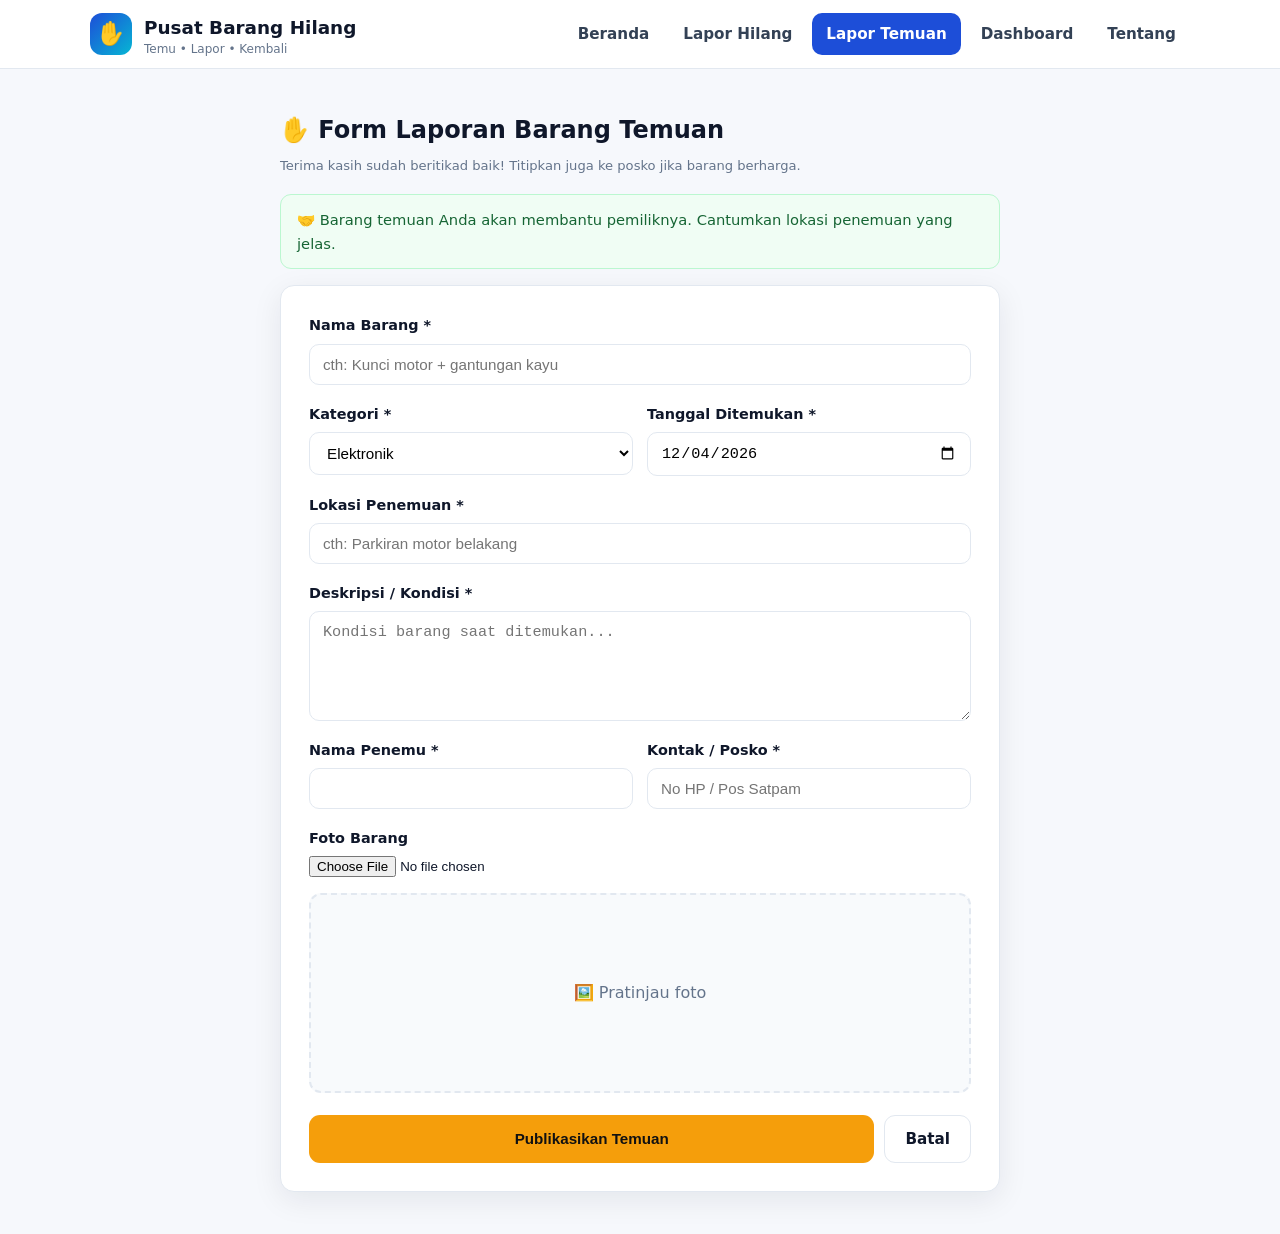
<file: lapor-temuan.html>
<!DOCTYPE html>
<html lang="id">
<head>
<meta charset="UTF-8"><meta name="viewport" content="width=device-width, initial-scale=1.0">
<title>Lapor Barang Temuan</title>
<link rel="stylesheet" href="css/style.css">
</head>
<body>
<nav class="navbar"><div class="container nav-inner">
<a class="brand" href="index.html"><span class="brand-mark">✋</span><span>Pusat Barang Hilang<small>Temu • Lapor • Kembali</small></span></a>
<button class="hamburger" id="hamburger">☰</button>
<div class="nav-links" id="navLinks"><a href="index.html">Beranda</a><a href="lapor-hilang.html">Lapor Hilang</a><a href="lapor-temuan.html">Lapor Temuan</a><a href="dashboard.html">Dashboard</a><a href="tentang.html">Tentang</a></div>
</div></nav>

<main class="container section">
<div class="form-wrap">
  <h2>✋ Form Laporan Barang Temuan</h2>
  <p class="hint" style="margin:6px 0 18px">Terima kasih sudah beritikad baik! Titipkan juga ke posko jika barang berharga.</p>
  <div class="alert alert-success">🤝 Barang temuan Anda akan membantu pemiliknya. Cantumkan lokasi penemuan yang jelas.</div>
  <form id="formTemuan" class="card form-card">
    <div class="form-grid">
      <div class="form-group full"><label>Nama Barang *</label><input class="form-control" id="nama" required placeholder="cth: Kunci motor + gantungan kayu"></div>
      <div class="form-group"><label>Kategori *</label><select class="form-control" id="kategori" required></select></div>
      <div class="form-group"><label>Tanggal Ditemukan *</label><input class="form-control" type="date" id="tanggal" required></div>
      <div class="form-group full"><label>Lokasi Penemuan *</label><input class="form-control" id="lokasi" required placeholder="cth: Parkiran motor belakang"></div>
      <div class="form-group full"><label>Deskripsi / Kondisi *</label><textarea class="form-control" id="deskripsi" required placeholder="Kondisi barang saat ditemukan..."></textarea></div>
      <div class="form-group"><label>Nama Penemu *</label><input class="form-control" id="pelapor" required></div>
      <div class="form-group"><label>Kontak / Posko *</label><input class="form-control" id="kontak" required placeholder="No HP / Pos Satpam"></div>
      <div class="form-group full"><label>Foto Barang</label><input type="file" id="foto" accept="image/*"><div class="preview" id="preview" style="margin-top:10px"><span>🖼️ Pratinjau foto</span></div></div>
    </div>
    <div style="display:flex;gap:10px;margin-top:18px">
      <button type="submit" class="btn btn-accent" style="flex:1;justify-content:center">Publikasikan Temuan</button>
      <a href="index.html" class="btn btn-outline">Batal</a>
    </div>
  </form>
</div>
</main>

<script src="js/store.js"></script>
<script src="js/supabase-config.js"></script>
<script src="js/cloud.js"></script>
<script src="js/main.js"></script>
<script>
const katSel=document.getElementById('kategori');
KATEGORI.forEach(k=>{const o=document.createElement('option');o.value=o.textContent=k;katSel.appendChild(o);});
document.getElementById('tanggal').value=new Date().toISOString().slice(0,10);
let fotoBase64='';
document.getElementById('foto').addEventListener('change',async e=>{
  const f=e.target.files[0]; if(!f) return;
  document.getElementById('preview').innerHTML=`<span>⏳ Mengompres foto...</span>`;
  fotoBase64=await compressImageFile(f,800,0.7);
  if(fotoBase64) document.getElementById('preview').innerHTML=`<img src="${fotoBase64}">`;
});
document.getElementById('formTemuan').addEventListener('submit',async e=>{
  e.preventDefault();
  const btn=e.target.querySelector('button[type="submit"]');
  const data={tipe:'temuan',nama:val('nama'),kategori:val('kategori'),tanggal:val('tanggal'),lokasi:val('lokasi'),deskripsi:val('deskripsi'),pelapor:val('pelapor'),kontak:val('kontak'),foto:fotoBase64};
  if(!data.nama||!data.lokasi||!data.deskripsi){ toast('Lengkapi field wajib!'); return; }
  btn.disabled=true; const old=btn.textContent; btn.textContent='⏳ Mengirim...';
  try{
    const saved=(typeof addItemAsync==='function')?await addItemAsync(data):addItem(data);
    const mode=(typeof isCloudEnabled==='function'&&isCloudEnabled())?' ke database bersama ☁️':' (mode lokal 📴)';
    sessionStorage.setItem('pbh_toast','🎉 Terima kasih! Temuan '+saved.id+' dipublikasikan'+mode+'.');
    location.href='index.html';
  }catch(err){ toast('Gagal: '+err.message); btn.disabled=false; btn.textContent=old; }
});
function val(id){return document.getElementById(id).value.trim();}
</script>
</body>
</html>
</file>
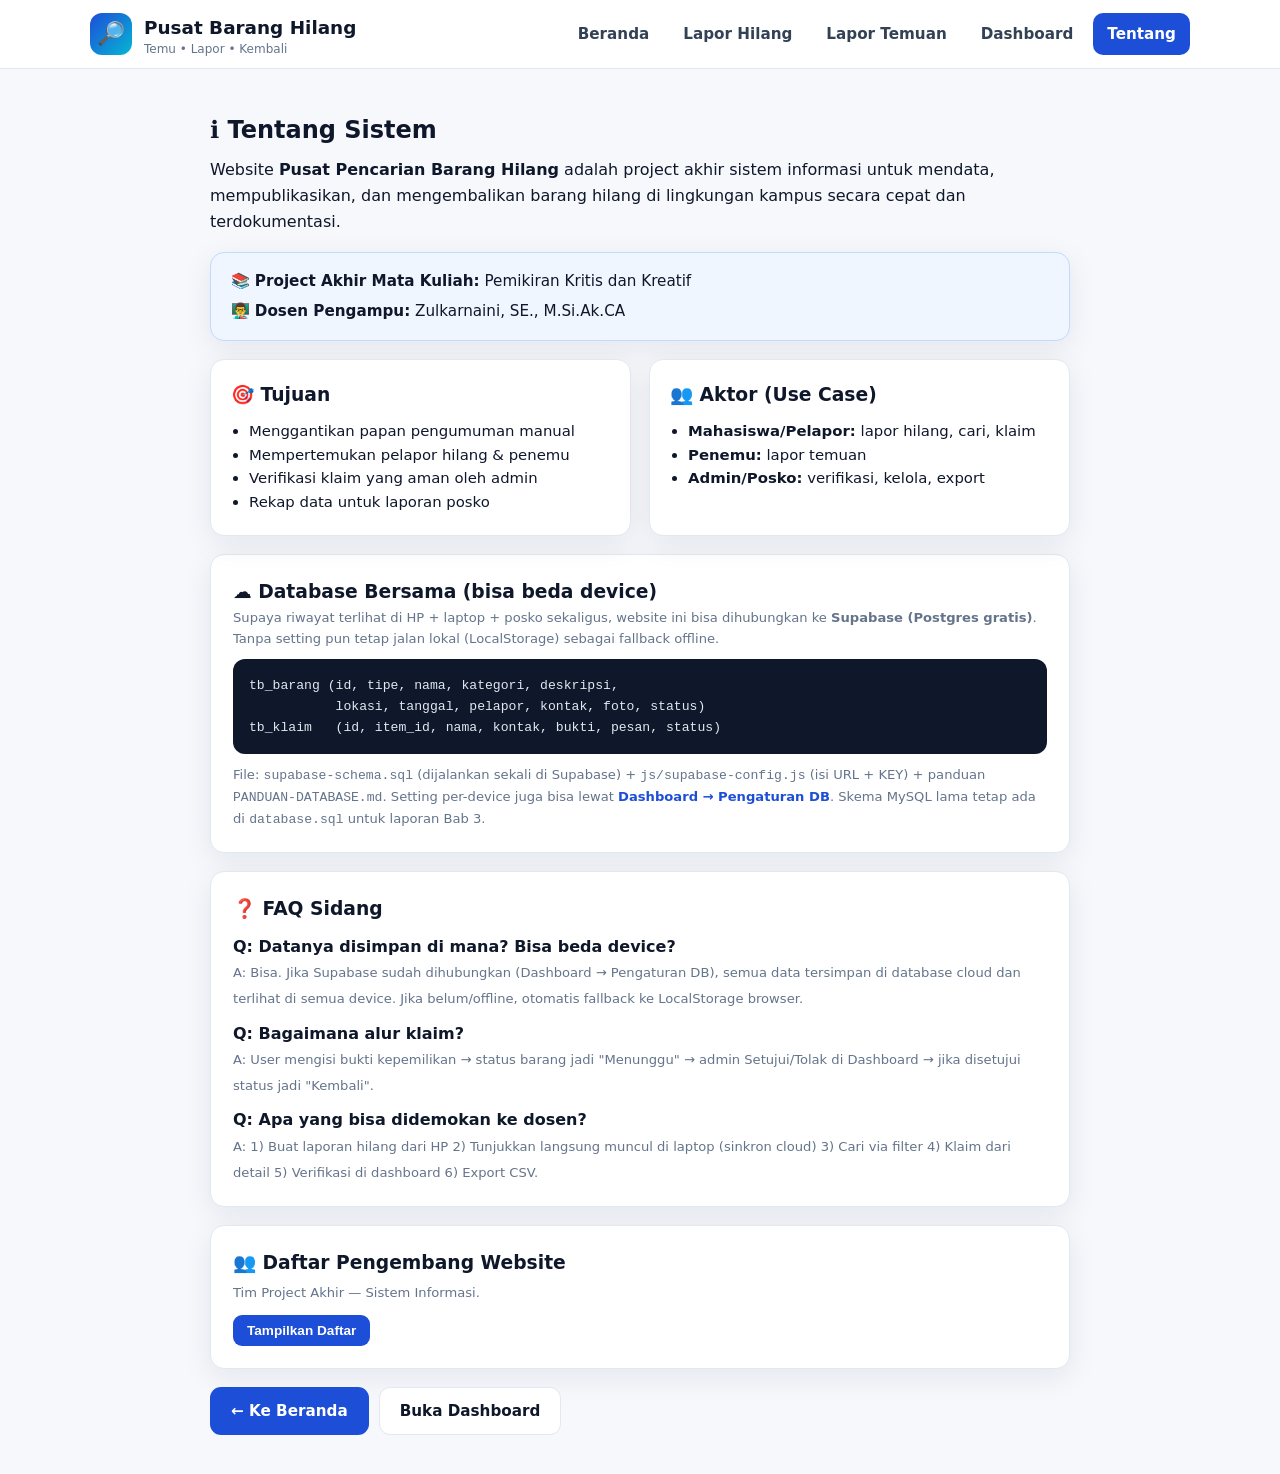
<file: tentang.html>
<!DOCTYPE html>
<html lang="id">
<head>
<meta charset="UTF-8"><meta name="viewport" content="width=device-width, initial-scale=1.0">
<title>Tentang - Pusat Barang Hilang</title>
<link rel="stylesheet" href="css/style.css">
</head>
<body>
<nav class="navbar"><div class="container nav-inner">
<a class="brand" href="index.html"><span class="brand-mark">🔎</span><span>Pusat Barang Hilang<small>Temu • Lapor • Kembali</small></span></a>
<button class="hamburger" id="hamburger">☰</button>
<div class="nav-links" id="navLinks"><a href="index.html">Beranda</a><a href="lapor-hilang.html">Lapor Hilang</a><a href="lapor-temuan.html">Lapor Temuan</a><a href="dashboard.html">Dashboard</a><a href="tentang.html">Tentang</a></div>
</div></nav>

<main class="container section">
<div class="form-wrap" style="max-width:860px">
<h2>ℹ️ Tentang Sistem</h2>
<p style="margin:8px 0 18px">Website <b>Pusat Pencarian Barang Hilang</b> adalah project akhir sistem informasi untuk mendata, mempublikasikan, dan mengembalikan barang hilang di lingkungan kampus secara cepat dan terdokumentasi.</p>

<div class="card" style="padding:16px 20px;margin-bottom:18px;background:#eff6ff;border-color:#bfdbfe">
<p style="font-size:.95rem">📚 <b>Project Akhir Mata Kuliah:</b> Pemikiran Kritis dan Kreatif</p>
<p style="font-size:.95rem;margin-top:6px">👨‍🏫 <b>Dosen Pengampu:</b> Zulkarnaini, SE., M.Si.Ak.CA</p>
</div>

<div class="grid" style="grid-template-columns:1fr 1fr">
<div class="card" style="padding:20px"><h3>🎯 Tujuan</h3><ul style="margin:10px 0 0 18px;font-size:.93rem"><li>Menggantikan papan pengumuman manual</li><li>Mempertemukan pelapor hilang & penemu</li><li>Verifikasi klaim yang aman oleh admin</li><li>Rekap data untuk laporan posko</li></ul></div>
<div class="card" style="padding:20px"><h3>👥 Aktor (Use Case)</h3><ul style="margin:10px 0 0 18px;font-size:.93rem"><li><b>Mahasiswa/Pelapor:</b> lapor hilang, cari, klaim</li><li><b>Penemu:</b> lapor temuan</li><li><b>Admin/Posko:</b> verifikasi, kelola, export</li></ul></div>
</div>

<div class="card" style="padding:22px;margin-top:18px">
<h3>☁️ Database Bersama (bisa beda device)</h3>
<p class="hint">Supaya riwayat terlihat di HP + laptop + posko sekaligus, website ini bisa dihubungkan ke <b>Supabase (Postgres gratis)</b>. Tanpa setting pun tetap jalan lokal (LocalStorage) sebagai fallback offline.</p>
<pre style="background:#0f172a;color:#e2e8f0;padding:16px;border-radius:12px;overflow:auto;margin-top:10px;font-size:.82rem">tb_barang (id, tipe, nama, kategori, deskripsi,
           lokasi, tanggal, pelapor, kontak, foto, status)
tb_klaim   (id, item_id, nama, kontak, bukti, pesan, status)</pre>
<p class="hint" style="margin-top:10px">File: <code>supabase-schema.sql</code> (dijalankan sekali di Supabase) + <code>js/supabase-config.js</code> (isi URL + KEY) + panduan <code>PANDUAN-DATABASE.md</code>. Setting per-device juga bisa lewat <a href="dashboard.html#pengaturan" style="color:var(--primary);font-weight:700">Dashboard → Pengaturan DB</a>. Skema MySQL lama tetap ada di <code>database.sql</code> untuk laporan Bab 3.</p>
</div>

<div class="card" style="padding:22px;margin-top:18px">
<h3>❓ FAQ Sidang</h3>
<p style="margin-top:10px"><b>Q: Datanya disimpan di mana? Bisa beda device?</b><br><span class="hint">A: Bisa. Jika Supabase sudah dihubungkan (Dashboard → Pengaturan DB), semua data tersimpan di database cloud dan terlihat di semua device. Jika belum/offline, otomatis fallback ke LocalStorage browser.</span></p>
<p style="margin-top:10px"><b>Q: Bagaimana alur klaim?</b><br><span class="hint">A: User mengisi bukti kepemilikan → status barang jadi "Menunggu" → admin Setujui/Tolak di Dashboard → jika disetujui status jadi "Kembali".</span></p>
<p style="margin-top:10px"><b>Q: Apa yang bisa didemokan ke dosen?</b><br><span class="hint">A: 1) Buat laporan hilang dari HP 2) Tunjukkan langsung muncul di laptop (sinkron cloud) 3) Cari via filter 4) Klaim dari detail 5) Verifikasi di dashboard 6) Export CSV.</span></p>
</div>

<div class="card" style="padding:22px;margin-top:18px" id="pengembang">
<h3>👥 Daftar Pengembang Website</h3>
<p class="hint" style="margin:4px 0 12px">Tim Project Akhir — Sistem Informasi.</p>
<button class="btn btn-primary btn-small" id="btnPengembang" onclick="togglePengembang()">Tampilkan Daftar</button>
<div id="daftarPengembang" style="display:none;margin-top:14px">
<div class="grid" style="grid-template-columns:1fr 1fr">
<div class="card" style="padding:14px 16px"><b>1. Muhammad Alif</b><br><span class="hint">NIM 2026583020020</span></div>
<div class="card" style="padding:14px 16px"><b>2. Cut Zulfa Nabila</b><br><span class="hint">NIM 2026583020017</span></div>
<div class="card" style="padding:14px 16px"><b>3. Hafizhah Ghazya</b><br><span class="hint">NIM 2026583020076</span></div>
<div class="card" style="padding:14px 16px"><b>4. Faiza Alya Aziza</b><br><span class="hint">NIM 2026583020025</span></div>
<div class="card" style="padding:14px 16px"><b>5. Kayla Naviza</b><br><span class="hint">NIM 2026583020023</span></div>
</div>
</div>
</div>

<div style="display:flex;gap:10px;margin-top:18px;flex-wrap:wrap">
<a class="btn btn-primary" href="index.html">← Ke Beranda</a>
<a class="btn btn-outline" href="dashboard.html">Buka Dashboard</a>
</div>
</div>
</main>
<script src="js/store.js"></script>
<script src="js/main.js"></script>
<script>
function togglePengembang(){
  var d=document.getElementById('daftarPengembang');
  var b=document.getElementById('btnPengembang');
  var show=d.style.display==='none';
  d.style.display=show?'block':'none';
  b.textContent=show?'Sembunyikan Daftar':'Tampilkan Daftar';
}
</script>
</body>
</html>
</file>
<file: css/style.css>
/* Pusat Pencarian Barang Hilang - Main Stylesheet */
:root{
  --primary:#1d4ed8; --primary-dark:#1e3a8a; --primary-light:#dbeafe;
  --accent:#f59e0b; --accent-dark:#d97706;
  --success:#16a34a; --danger:#dc2626; --warning:#f59e0b;
  --bg:#f6f8fc; --card:#ffffff; --text:#0f172a; --muted:#64748b;
  --border:#e2e8f0; --radius:14px; --shadow:0 8px 30px rgba(15,23,42,.08);
  --font:'Segoe UI',system-ui,-apple-system,Roboto,Arial,sans-serif;
}
*{margin:0;padding:0;box-sizing:border-box}
body{font-family:var(--font);background:var(--bg);color:var(--text);line-height:1.6}
a{text-decoration:none;color:inherit}
img{max-width:100%}
.container{max-width:1140px;margin:0 auto;padding:0 20px}

/* Navbar */
.navbar{background:#fff;border-bottom:1px solid var(--border);position:sticky;top:0;z-index:50}
.nav-inner{display:flex;align-items:center;justify-content:space-between;height:68px}
.brand{display:flex;align-items:center;gap:12px;font-weight:800;font-size:1.15rem}
.brand-mark{width:42px;height:42px;border-radius:12px;background:linear-gradient(135deg,var(--primary),#06b6d4);display:grid;place-items:center;color:#fff;font-size:1.4rem}
.brand small{display:block;font-weight:500;color:var(--muted);font-size:.75rem;line-height:1}
.nav-links{display:flex;gap:6px;align-items:center}
.nav-links a{padding:9px 14px;border-radius:10px;font-weight:600;color:#334155;font-size:.95rem}
.nav-links a:hover,.nav-links a.active{background:var(--primary-light);color:var(--primary-dark)}
.nav-links a.active{background:var(--primary);color:#fff}
.btn{display:inline-flex;align-items:center;gap:8px;padding:11px 20px;border-radius:11px;border:1px solid transparent;font-weight:700;cursor:pointer;font-size:.95rem;transition:.2s}
.btn-primary{background:var(--primary);color:#fff}
.btn-primary:hover{background:var(--primary-dark)}
.btn-accent{background:var(--accent);color:#111}
.btn-accent:hover{background:var(--accent-dark);color:#fff}
.btn-outline{background:#fff;border-color:var(--border)}
.btn-outline:hover{border-color:var(--primary);color:var(--primary)}
.btn-danger{background:#fee2e2;color:var(--danger);border-color:#fecaca}
.btn-small{padding:7px 13px;font-size:.85rem;border-radius:9px}
.hamburger{display:none;background:none;border:none;font-size:1.6rem;cursor:pointer}

/* Hero */
.hero{background:radial-gradient(1000px 400px at 20% -10%,#bfdbfe 0,transparent 60%),linear-gradient(180deg,#0f2a6b 0,#1d4ed8 100%);color:#fff;padding:56px 0 46px}
.hero-grid{display:grid;grid-template-columns:1.2fr .8fr;gap:32px;align-items:center}
.hero h1{font-size:2.6rem;line-height:1.15;margin:12px 0}
.hero p{opacity:.9;max-width:560px}
.badge-pill{display:inline-flex;align-items:center;gap:8px;background:rgba(255,255,255,.15);border:1px solid rgba(255,255,255,.25);padding:7px 14px;border-radius:999px;font-size:.85rem;font-weight:600}
.search-card{background:#fff;color:var(--text);border-radius:18px;padding:20px;box-shadow:var(--shadow)}
.search-card h3{margin-bottom:12px}
.search-row{display:flex;gap:10px}
.search-row input{flex:1;padding:13px 15px;border:1.5px solid var(--border);border-radius:11px;font-size:1rem}
.search-row input:focus{outline:none;border-color:var(--primary)}
.hero-stats{display:flex;gap:14px;margin-top:18px;flex-wrap:wrap}
.hstat{background:rgba(255,255,255,.12);border:1px solid rgba(255,255,255,.2);border-radius:14px;padding:12px 18px;min-width:135px}
.hstat b{font-size:1.5rem;display:block}
.hstat span{font-size:.85rem;opacity:.9}

/* Sections */
.section{padding:42px 0}
.section-title{display:flex;align-items:end;justify-content:space-between;gap:16px;margin-bottom:18px}
.section-title h2{font-size:1.6rem}
.section-title p{color:var(--muted)}
.card{background:var(--card);border:1px solid var(--border);border-radius:var(--radius);box-shadow:var(--shadow)}

/* Filter */
.filter-bar{background:#fff;border:1px solid var(--border);border-radius:16px;padding:16px;display:grid;grid-template-columns:2fr 1fr 1fr 1fr auto;gap:10px;margin-bottom:20px}
.filter-bar input,.filter-bar select,.form-control{padding:11px 13px;border:1.5px solid var(--border);border-radius:10px;font-size:.95rem;width:100%;background:#fff}
.filter-bar input:focus,.filter-bar select:focus,.form-control:focus{outline:none;border-color:var(--primary)}

/* Grid cards */
.grid{display:grid;grid-template-columns:repeat(3,1fr);gap:18px}
.item-card{background:#fff;border:1px solid var(--border);border-radius:16px;overflow:hidden;display:flex;flex-direction:column;transition:.2s}
.item-card:hover{transform:translateY(-3px);box-shadow:0 14px 40px rgba(29,78,216,.14)}
.item-img{height:180px;background:linear-gradient(135deg,#dbeafe,#fef3c7);display:grid;place-items:center;font-size:3.2rem;position:relative;overflow:hidden}
.item-img img{width:100%;height:100%;object-fit:cover}
.item-body{padding:16px;display:flex;flex-direction:column;gap:8px;flex:1}
.item-meta{display:flex;gap:8px;flex-wrap:wrap}
.tag{font-size:.75rem;font-weight:700;padding:4px 10px;border-radius:999px}
.tag-hilang{background:#fee2e2;color:#991b1b}
.tag-temuan{background:#dcfce7;color:#166534}
.tag-kembali{background:#e0e7ff;color:#3730a3}
.tag-menunggu{background:#fef9c3;color:#854d0e}
.tag-kat{background:#f1f5f9;color:#334155}
.item-body h3{font-size:1.05rem;line-height:1.4}
.item-body p.desc{color:var(--muted);font-size:.9rem;display:-webkit-box;-webkit-line-clamp:2;-webkit-box-orient:vertical;overflow:hidden}
.item-foot{display:flex;justify-content:space-between;align-items:center;margin-top:auto;padding-top:10px;border-top:1px dashed var(--border);font-size:.85rem;color:var(--muted)}

/* Steps */
.steps{display:grid;grid-template-columns:repeat(3,1fr);gap:16px}
.step{padding:22px;text-align:center}
.step .num{width:48px;height:48px;border-radius:14px;display:grid;place-items:center;font-weight:800;font-size:1.2rem;margin:0 auto 12px;color:#fff}
.empty{text-align:center;padding:48px 20px;color:var(--muted)}
.empty .big{font-size:3rem}

/* Forms */
.form-wrap{max-width:720px;margin:0 auto}
.form-card{padding:28px}
.form-grid{display:grid;grid-template-columns:1fr 1fr;gap:14px}
.form-group{display:flex;flex-direction:column;gap:6px;margin-bottom:4px}
.form-group.full{grid-column:1/-1}
label{font-weight:700;font-size:.9rem}
textarea.form-control{min-height:110px;resize:vertical}
.hint{font-size:.82rem;color:var(--muted)}
.preview{width:100%;height:200px;border:2px dashed var(--border);border-radius:12px;display:grid;place-items:center;overflow:hidden;background:#f8fafc;color:var(--muted)}
.preview img{width:100%;height:100%;object-fit:cover}
.alert{padding:13px 16px;border-radius:11px;margin-bottom:16px;font-size:.92rem}
.alert-info{background:#eff6ff;border:1px solid #bfdbfe;color:#1e40af}
.alert-success{background:#f0fdf4;border:1px solid #bbf7d0;color:#166534}

/* Detail */
.detail-grid{display:grid;grid-template-columns:1fr 1fr;gap:22px}
.detail-img{background:#fff;border:1px solid var(--border);border-radius:16px;overflow:hidden;min-height:340px;display:grid;place-items:center;font-size:5rem}
.detail-img img{width:100%;height:100%;object-fit:cover;max-height:480px}
.detail-info{padding:26px}
.kv{display:grid;grid-template-columns:150px 1fr;gap:8px;padding:9px 0;border-bottom:1px solid #f1f5f9;font-size:.95rem}
.kv b{color:#334155}

/* Modal */
.modal-back{position:fixed;inset:0;background:rgba(15,23,42,.55);display:none;place-items:center;z-index:100;padding:18px}
.modal-back.show{display:grid}
.modal{background:#fff;border-radius:18px;max-width:520px;width:100%;padding:26px;max-height:90vh;overflow:auto}
.modal h3{margin-bottom:10px}

/* Dashboard */
.dash{display:grid;grid-template-columns:240px 1fr;gap:20px;align-items:start}
.side{background:#0f2a6b;color:#fff;border-radius:16px;padding:18px;position:sticky;top:86px}
.side a{display:block;padding:11px 13px;border-radius:10px;margin-bottom:6px;color:#cbd5e1;font-weight:600}
.side a:hover,.side a.active{background:rgba(255,255,255,.14);color:#fff}
.stat-grid{display:grid;grid-template-columns:repeat(4,1fr);gap:14px;margin-bottom:18px}
.stat{padding:18px}
.stat b{font-size:1.7rem;display:block}
.stat span{color:var(--muted);font-size:.87rem}
.table-wrap{overflow:auto;border-radius:14px;border:1px solid var(--border);background:#fff}
table{width:100%;border-collapse:collapse;font-size:.9rem;min-width:720px}
th,td{padding:12px 13px;text-align:left;border-bottom:1px solid #f1f5f9}
th{background:#f8fafc;color:#475569;font-size:.82rem;text-transform:uppercase;letter-spacing:.04em}
.actions{display:flex;gap:6px;flex-wrap:wrap}
.chart{display:flex;align-items:end;gap:10px;height:150px;padding:16px 6px 6px}
.bar{flex:1;background:linear-gradient(180deg,var(--primary),#60a5fa);border-radius:8px 8px 4px 4px;min-height:12px;position:relative}
.bar span{position:absolute;top:-22px;left:50%;transform:translateX(-50%);font-weight:800;font-size:.85rem}
.bar-labels{display:flex;gap:10px}
.bar-labels div{flex:1;text-align:center;font-size:.78rem;color:var(--muted)}

/* Toast */
#toast{position:fixed;bottom:22px;right:22px;z-index:200;display:flex;flex-direction:column;gap:10px}
.toast-item{background:#0f172a;color:#fff;padding:13px 18px;border-radius:12px;box-shadow:var(--shadow);font-weight:600;animation:slideIn .3s}
@keyframes slideIn{from{transform:translateX(30px);opacity:0}to{transform:none;opacity:1}}

footer{background:#0f172a;color:#cbd5e1;padding:36px 0;margin-top:40px}
.foot-grid{display:grid;grid-template-columns:1.3fr 1fr 1fr;gap:20px}
footer h4{color:#fff;margin-bottom:10px}
footer a{display:block;color:#94a3b8;padding:3px 0;font-size:.92rem}
footer a:hover{color:#fff}

@media(max-width:900px){
  .hero-grid,.detail-grid,.dash{grid-template-columns:1fr}
  .grid{grid-template-columns:repeat(2,1fr)}
  .filter-bar{grid-template-columns:1fr 1fr}
  .steps{grid-template-columns:1fr}
  .stat-grid{grid-template-columns:repeat(2,1fr)}
  .side{position:static}
  .nav-links{display:none;position:absolute;top:68px;left:0;right:0;background:#fff;flex-direction:column;padding:14px;border-bottom:1px solid var(--border)}
  .nav-links.open{display:flex}
  .hamburger{display:block}
  .hero h1{font-size:2rem}
  .foot-grid{grid-template-columns:1fr}
  .form-grid{grid-template-columns:1fr}
}
@media(max-width:560px){.grid{grid-template-columns:1fr}.filter-bar{grid-template-columns:1fr}}
</file>
